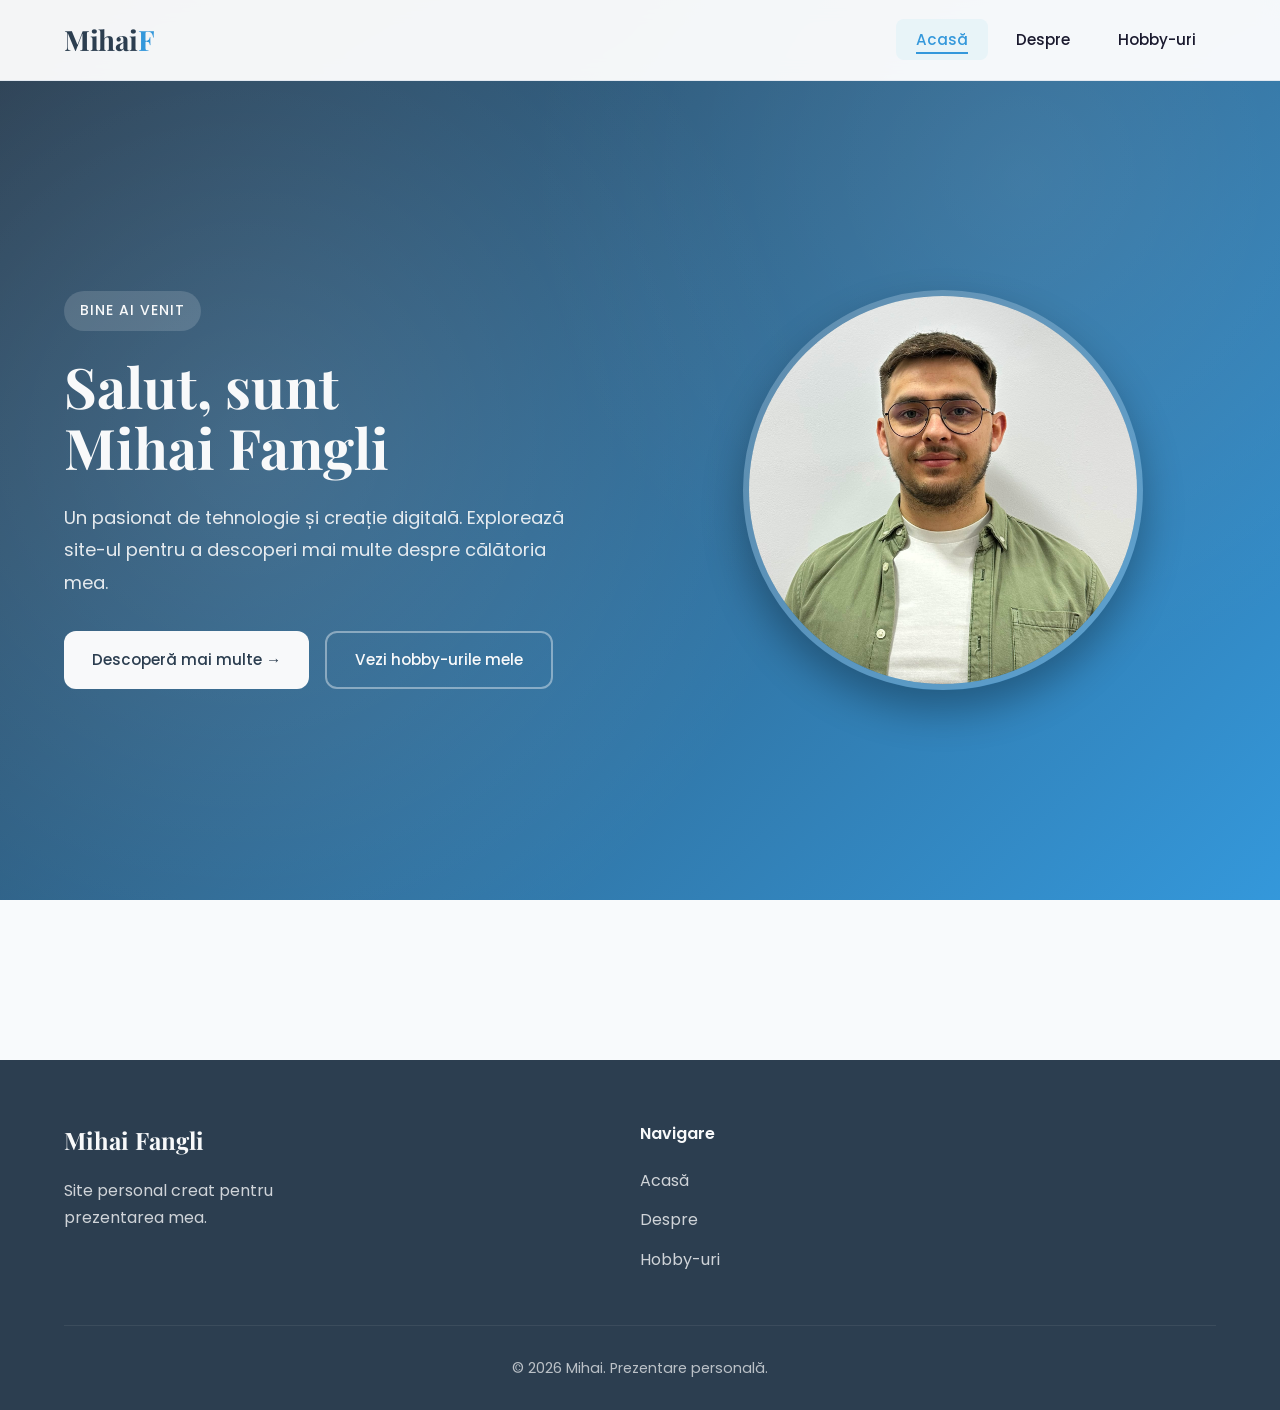
<file: index.html>
<!DOCTYPE html>
<html lang="ro">
<head>
    <meta charset="UTF-8">
    <meta name="viewport" content="width=device-width, initial-scale=1.0">
    <title>Site Personal | Acasă</title>
    <link rel="preconnect" href="https://fonts.googleapis.com">
    <link rel="preconnect" href="https://fonts.gstatic.com" crossorigin>
    <link href="https://fonts.googleapis.com/css2?family=Playfair+Display:wght@400;600;700&family=Poppins:wght@300;400;500;600&display=swap" rel="stylesheet">
    <link rel="stylesheet" href="style.css">
</head>
<body>

    <!-- Navigation -->
    <nav class="navbar">
        <div class="nav-container">
            <a href="index.html" class="logo">Mihai<span>F</span></a>

            <ul class="nav-menu">
                <li><a href="index.html" class="nav-link active">Acasă</a></li>
                <li><a href="about.html" class="nav-link">Despre</a></li>
                <li><a href="hobbies.html" class="nav-link">Hobby-uri</a></li>
            </ul>

            <button class="hamburger" aria-label="Meniu">
                <span></span>
                <span></span>
                <span></span>
            </button>
        </div>
    </nav>

    <!-- Hero Section -->
    <section class="hero">
        <div class="hero-bg"></div>
        <div class="hero-pattern"></div>

        <div class="container hero-content">
            <div class="hero-text">
                <span class="hero-subtitle">Bine ai venit</span>
                <h1 class="hero-title">Salut, sunt<br>Mihai Fangli</h1>

                <p class="hero-description">
                    Un pasionat de tehnologie și creație digitală.
                    Explorează site-ul pentru a descoperi mai multe despre călătoria mea.
                </p>

                <div class="hero-buttons">
                    <a href="about.html" class="btn btn-primary">Descoperă mai multe →</a>
                    <a href="hobbies.html" class="btn btn-outline">Vezi hobby-urile mele</a>
                </div>
            </div>

            <div class="hero-image">
                <div class="hero-img-container">
                    <!-- AICI ESTE IMAGINEA TA -->
                    <img src="img/mihai.jpg" alt="Mihai Fangli">
                </div>
            </div>
        </div>
    </section>

    <!-- Stats Section (goală sau o poți șterge complet) -->
    <section class="stats"></section>

    <!-- Footer -->
    <footer class="footer">
        <div class="container">

            <div class="footer-content">
                <div class="footer-brand">
                    <h3>Mihai Fangli</h3>
                    <p>Site personal creat pentru prezentarea mea.</p>
                </div>

                <div class="footer-nav">
                    <h4 class="footer-title">Navigare</h4>
                    <ul class="footer-links">
                        <li><a href="index.html">Acasă</a></li>
                        <li><a href="about.html">Despre</a></li>
                        <li><a href="hobbies.html">Hobby-uri</a></li>
                    </ul>
                </div>
            </div>

            <div class="footer-bottom">
                <p>&copy; 2026 Mihai. Prezentare personală.</p>
            </div>

        </div>
    </footer>

    <script src="script.js"></script>
</body>
</html>
</file>
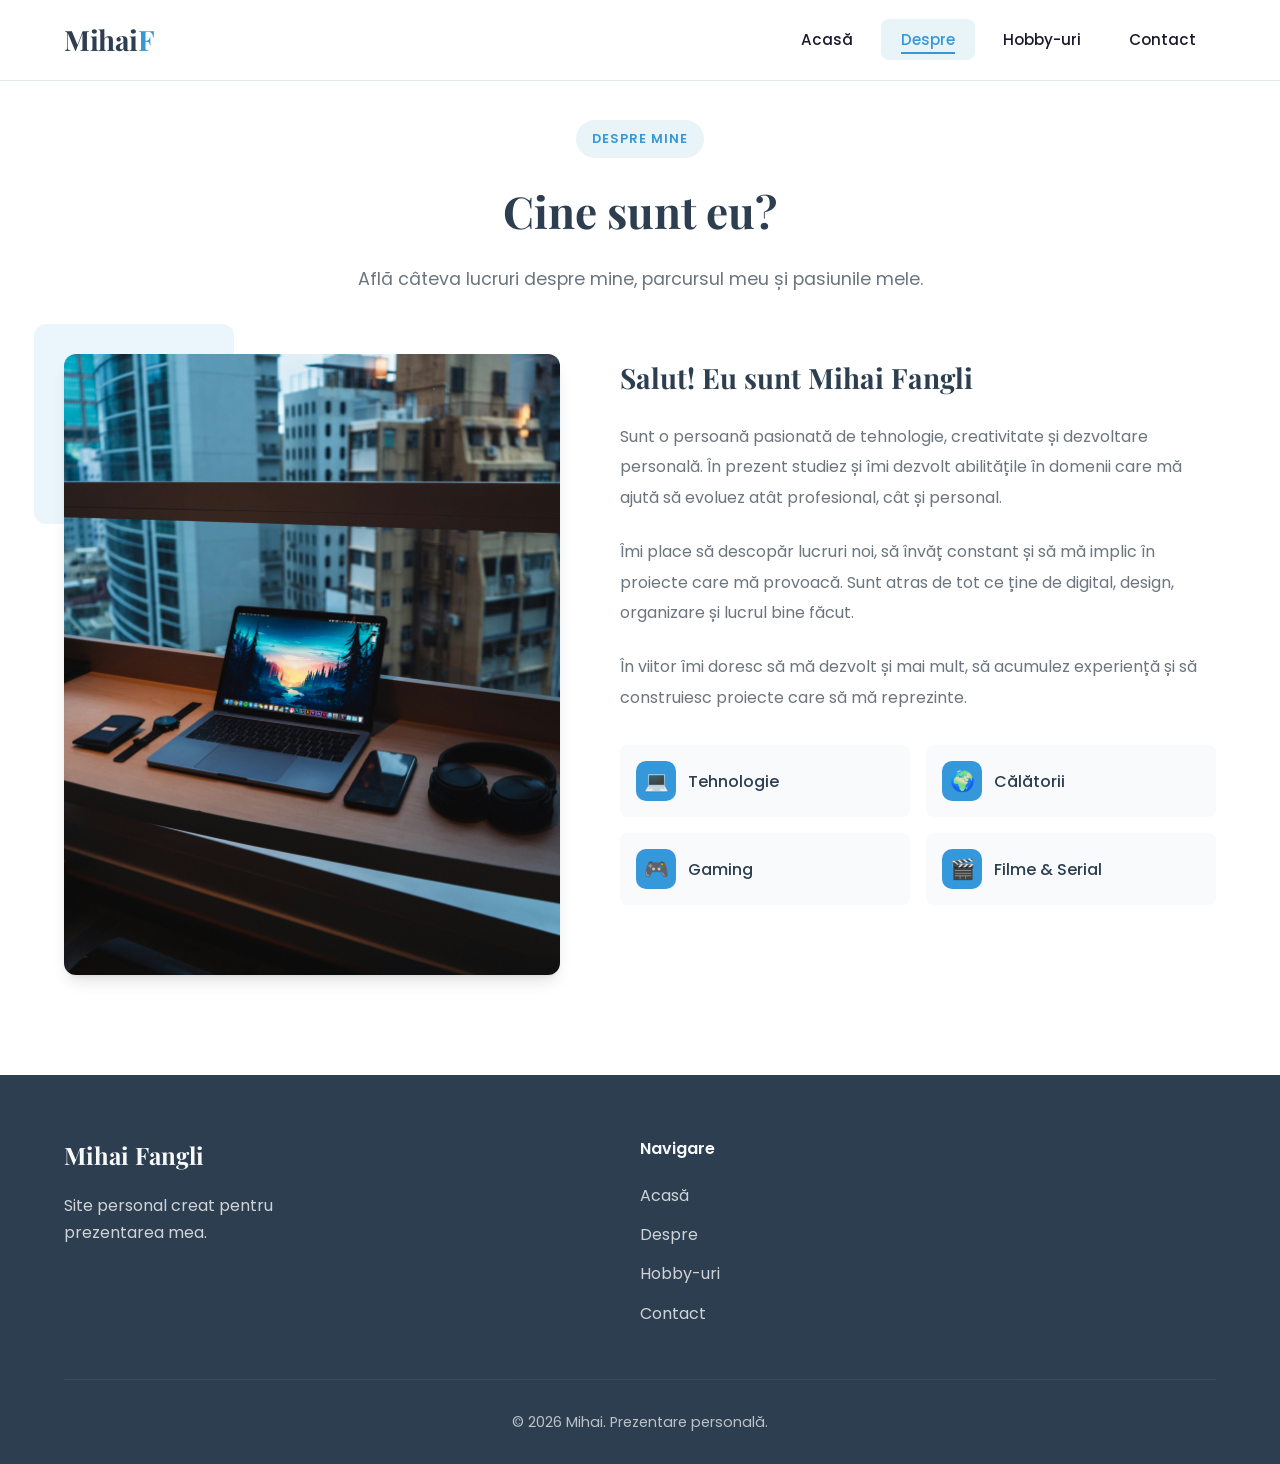
<file: about.html>
<!DOCTYPE html>
<html lang="ro">
<head>
    <meta charset="UTF-8">
    <meta name="viewport" content="width=device-width, initial-scale=1.0">
    <title>Site Personal | Despre</title>
    <link rel="preconnect" href="https://fonts.googleapis.com">
    <link rel="preconnect" href="https://fonts.gstatic.com" crossorigin>
    <link href="https://fonts.googleapis.com/css2?family=Playfair+Display:wght@400;600;700&family=Poppins:wght@300;400;500;600&display=swap" rel="stylesheet">
     <link rel="stylesheet" href="css/style.css">
</head>
<body>

    <!-- Navigation -->
    <nav class="navbar">
        <div class="nav-container">
            <a href="index.html" class="logo">Mihai<span>F</span></a>
            <ul class="nav-menu">
                <li><a href="index.html" class="nav-link">Acasă</a></li>
                <li><a href="about.html" class="nav-link active">Despre</a></li>
                <li><a href="hobbies.html" class="nav-link">Hobby-uri</a></li>
                <li><a href="contact.html" class="nav-link">Contact</a></li>
            </ul>
            <button class="hamburger" aria-label="Meniu">
                <span></span>
                <span></span>
                <span></span>
            </button>
        </div>
    </nav>

    <!-- About Section -->
    <section class="section" style="padding-top: 120px;">
        <div class="container">
            <div class="section-header">
                <span class="section-label">Despre mine</span>
                <h2 class="section-title">Cine sunt eu?</h2>
                <p class="section-description">
                    Află câteva lucruri despre mine, parcursul meu și pasiunile mele.
                </p>
            </div>

            <div class="about-content">
                <div class="about-image">
                    <div class="about-decoration"></div>
                    <div class="about-img-wrapper">
                        <!-- AICI PUI IMAGINEA TA -->
                        <img src="img/despre.jpg" alt="Mihai Fangli">
                    </div>
                </div>

                <div class="about-text">
                    <h3>Salut! Eu sunt Mihai Fangli</h3>
                    <p>
                        Sunt o persoană pasionată de tehnologie, creativitate și dezvoltare personală.
                        În prezent studiez și îmi dezvolt abilitățile în domenii care mă ajută să evoluez
                        atât profesional, cât și personal.
                    </p>

                    <p>
                        Îmi place să descopăr lucruri noi, să învăț constant și să mă implic în proiecte
                        care mă provoacă. Sunt atras de tot ce ține de digital, design, organizare și
                        lucrul bine făcut.
                    </p>

                    <p>
                        În viitor îmi doresc să mă dezvolt și mai mult, să acumulez experiență și să
                        construiesc proiecte care să mă reprezinte.
                    </p>

                    <div class="skills-list">
                        <div class="skill-item">
                            <div class="skill-icon">💻</div>
                            <span class="skill-name">Tehnologie</span>
                        </div>
                        <div class="skill-item">
                            <div class="skill-icon">🌍</div>
                            <span class="skill-name">Călătorii</span>
                        </div>
                        <div class="skill-item">
                            <div class="skill-icon">🎮</div>
                            <span class="skill-name">Gaming</span>
                        </div>
                        <div class="skill-item">
                            <div class="skill-icon">🎬</div>
                            <span class="skill-name">Filme & Serial</span>
                        </div>
                    </div>
                </div>
            </div>

        </div>
    </section>

    <!-- Footer -->
    <footer class="footer">
        <div class="container">
            <div class="footer-content">
                <div class="footer-brand">
                    <h3>Mihai Fangli</h3>
                    <p>Site personal creat pentru prezentarea mea.</p>
                </div>

                <div class="footer-nav">
                    <h4 class="footer-title">Navigare</h4>
                    <ul class="footer-links">
                        <li><a href="index.html">Acasă</a></li>
                        <li><a href="about.html">Despre</a></li>
                        <li><a href="hobbies.html">Hobby-uri</a></li>
                        <li><a href="contact.html">Contact</a></li>
                    </ul>
                </div>
            </div>

            <div class="footer-bottom">
                <p>&copy; 2026 Mihai. Prezentare personală.</p>
            </div>
        </div>
    </footer>

    <script src="js/script.js"></script>
</body>
</html>
</file>
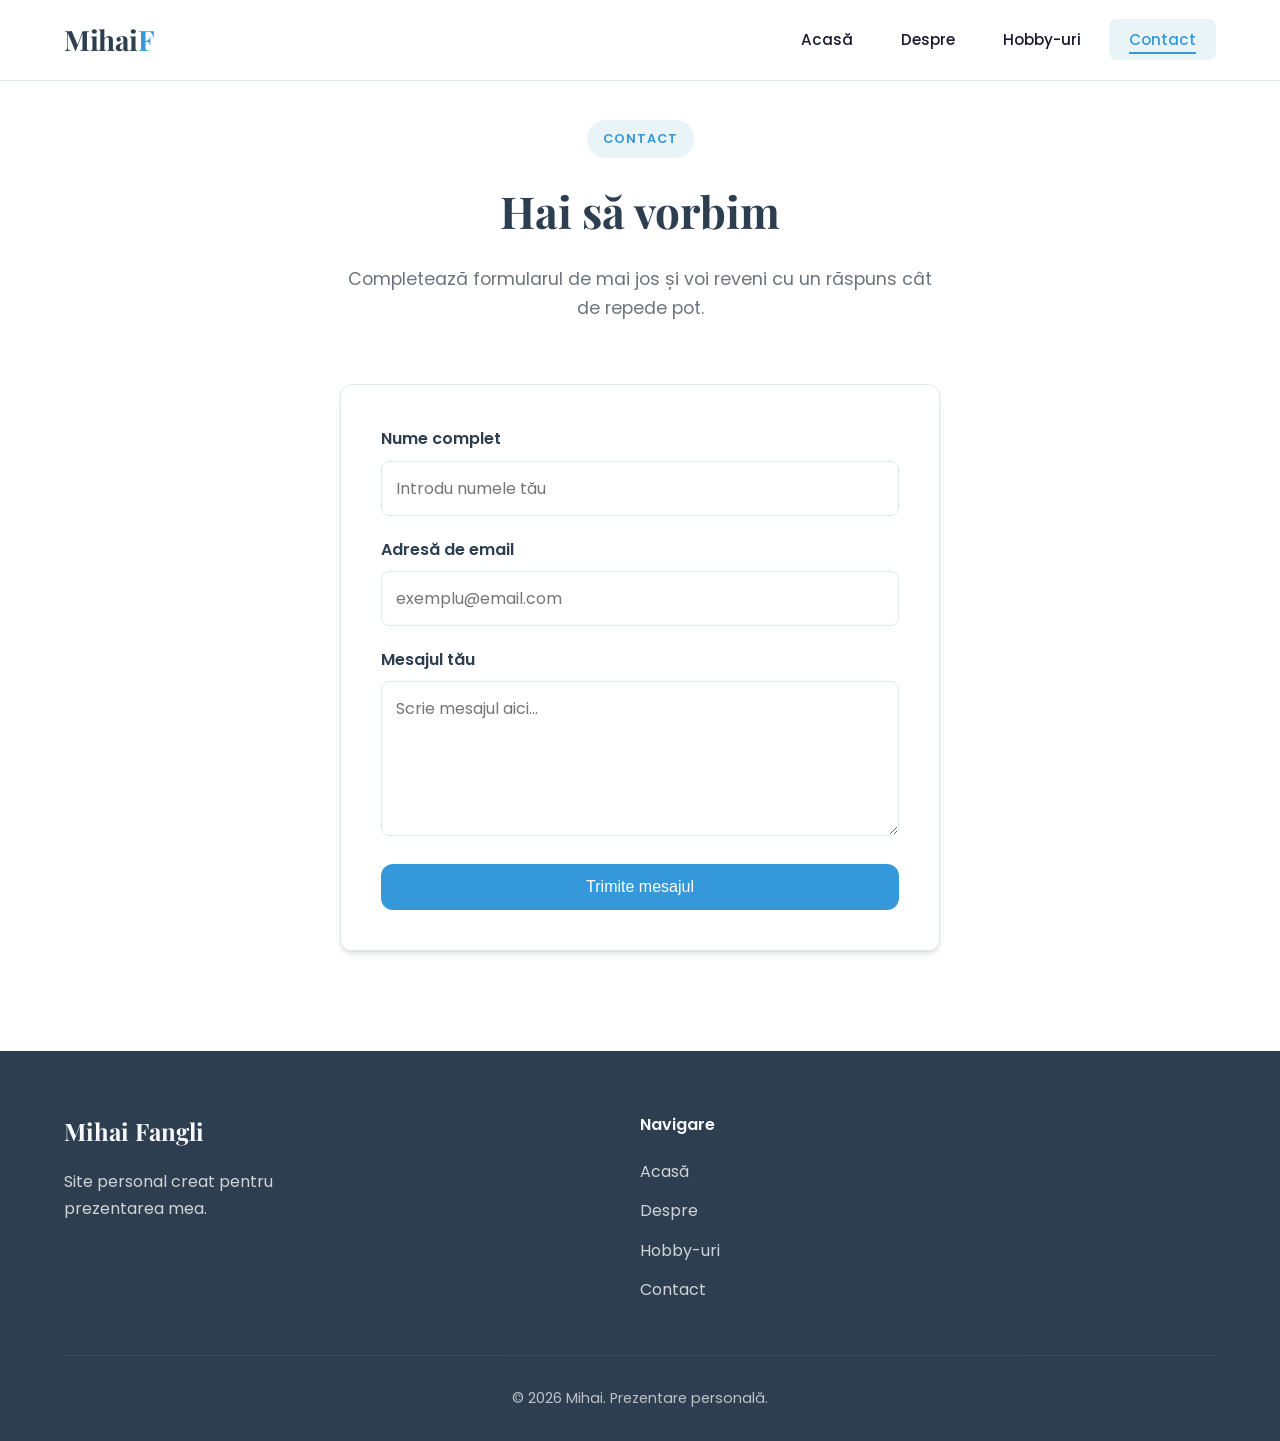
<file: contact.html>
<!DOCTYPE html>
<html lang="ro">
<head>
    <meta charset="UTF-8">
    <meta name="viewport" content="width=device-width, initial-scale=1.0">
    <title>Site Personal | Contact</title>

    <!-- Fonturi -->
    <link rel="preconnect" href="https://fonts.googleapis.com">
    <link rel="preconnect" href="https://fonts.gstatic.com" crossorigin>
    <link href="https://fonts.googleapis.com/css2?family=Playfair+Display:wght@400;600;700&family=Poppins:wght@300;400;500;600&display=swap" rel="stylesheet">

   
    <link rel="stylesheet" href="css/style.css">
</head>
<body>

    <!-- Navigation -->
    <nav class="navbar">
        <div class="nav-container">
            <a href="index.html" class="logo">Mihai<span>F</span></a>

            <ul class="nav-menu">
                <li><a href="index.html" class="nav-link">Acasă</a></li>
                <li><a href="about.html" class="nav-link">Despre</a></li>
                <li><a href="hobbies.html" class="nav-link">Hobby-uri</a></li>
                <li><a href="contact.html" class="nav-link active">Contact</a></li>
            </ul>

            <button class="hamburger" aria-label="Meniu">
                <span></span>
                <span></span>
                <span></span>
            </button>
        </div>
    </nav>

    <!-- Contact Section -->
    <section class="section" style="padding-top:120px;">
        <div class="container">

            <div class="section-header">
                <span class="section-label">Contact</span>
                <h2 class="section-title">Hai să vorbim</h2>
                <p class="section-description">
                    Completează formularul de mai jos și voi reveni cu un răspuns cât de repede pot.
                </p>
            </div>

            <form id="contact-form" class="contact-form">
                <label for="name">Nume complet</label>
                <input type="text" id="name" name="name" placeholder="Introdu numele tău">

                <label for="email">Adresă de email</label>
                <input type="email" id="email" name="email" placeholder="exemplu@email.com">

                <label for="message">Mesajul tău</label>
                <textarea id="message" name="message" rows="5" placeholder="Scrie mesajul aici..."></textarea>

                <button type="submit">Trimite mesajul</button>
            </form>

        </div>
    </section>

    <!-- Footer -->
    <footer class="footer">
        <div class="container">

            <div class="footer-content">
                <div class="footer-brand">
                    <h3>Mihai Fangli</h3>
                    <p>Site personal creat pentru prezentarea mea.</p>
                </div>

                <div class="footer-nav">
                    <h4 class="footer-title">Navigare</h4>
                    <ul class="footer-links">
                        <li><a href="index.html">Acasă</a></li>
                        <li><a href="about.html">Despre</a></li>
                        <li><a href="hobbies.html">Hobby-uri</a></li>
                        <li><a href="contact.html">Contact</a></li>
                    </ul>
                </div>
            </div>

            <div class="footer-bottom">
                <p>&copy; 2026 Mihai. Prezentare personală.</p>
            </div>

        </div>
    </footer>

   
    <script src="js/script.js"></script>
</body>
</html>
</file>
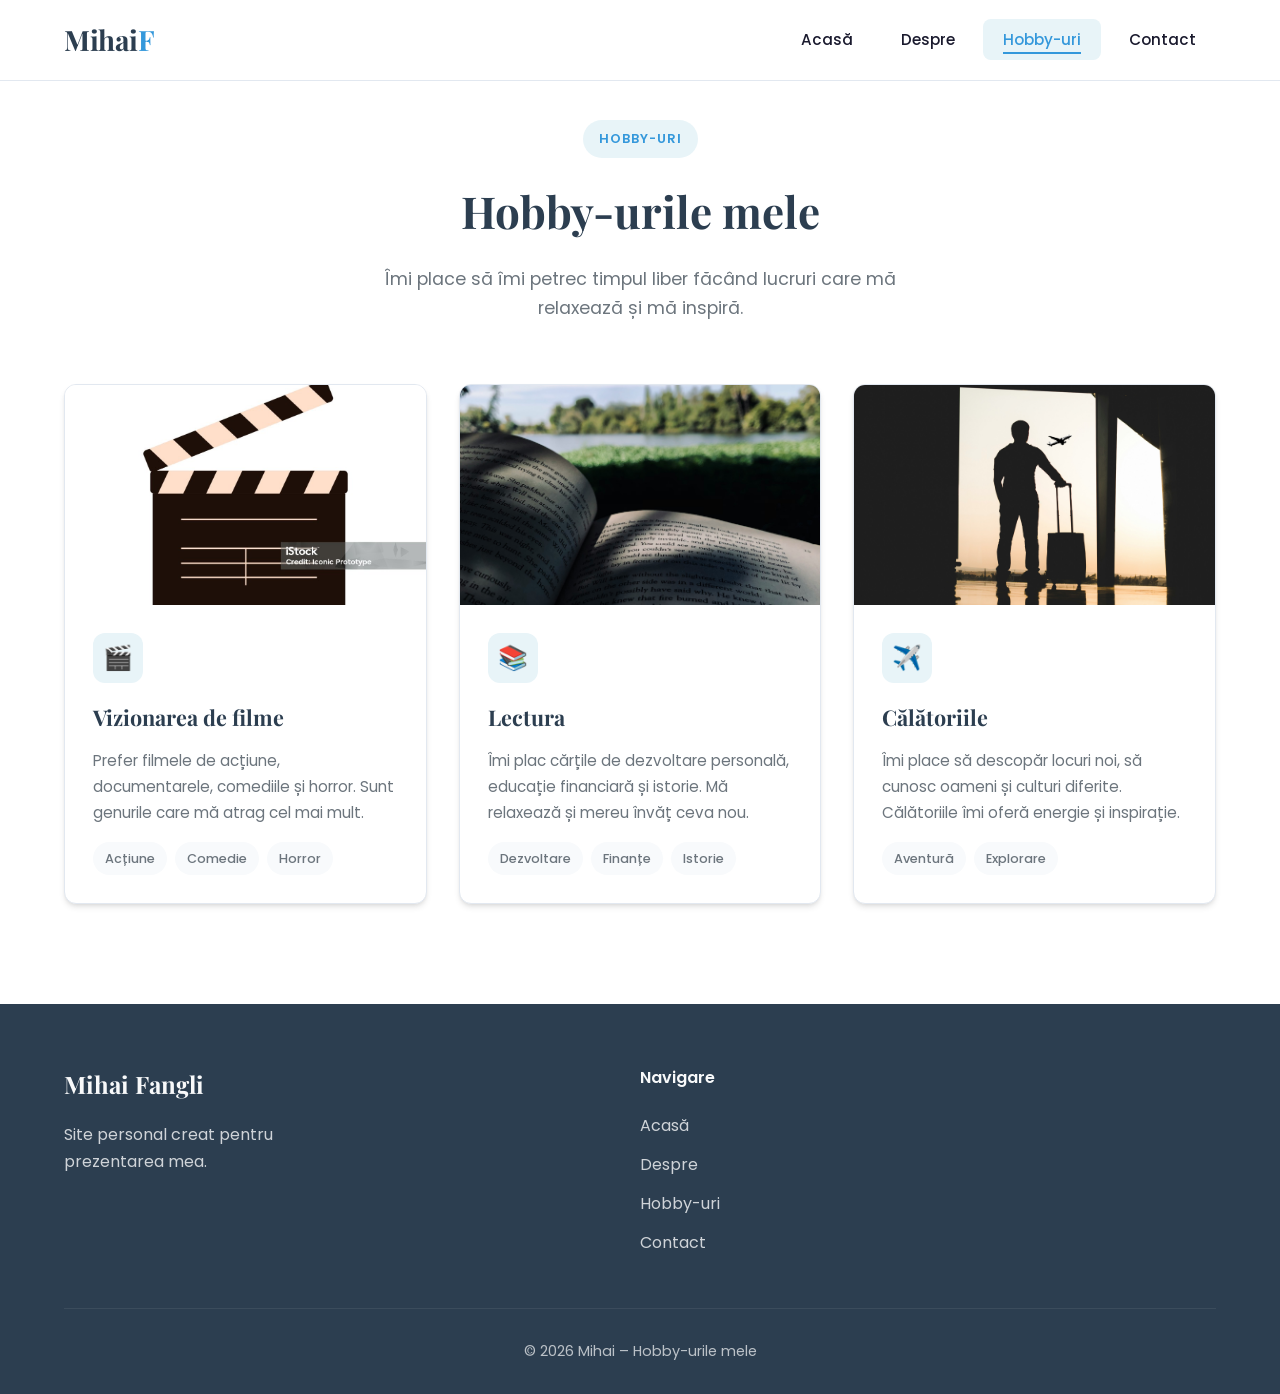
<file: hobbies.html>
<!DOCTYPE html>
<html lang="ro">
<head>
    <meta charset="UTF-8">
    <meta name="viewport" content="width=device-width, initial-scale=1.0">
    <title>Site Personal | Hobby-uri</title>

    <!-- Fonturi Bolt -->
    <link rel="preconnect" href="https://fonts.googleapis.com">
    <link rel="preconnect" href="https://fonts.gstatic.com" crossorigin>
    <link href="https://fonts.googleapis.com/css2?family=Playfair+Display:wght@400;600;700&family=Poppins:wght@300;400;500;600&display=swap" rel="stylesheet">

      <link rel="stylesheet" href="css/style.css">
</head>

<body>

    <!-- Navigation Bolt -->
    <nav class="navbar">
        <div class="nav-container">
            <a href="index.html" class="logo">Mihai<span>F</span></a>
            <ul class="nav-menu">
                <li><a href="index.html" class="nav-link">Acasă</a></li>
                <li><a href="about.html" class="nav-link">Despre</a></li>
                <li><a href="hobbies.html" class="nav-link active">Hobby-uri</a></li>
                <li><a href="contact.html" class="nav-link">Contact</a></li>
                
                
            </ul>
            <button class="hamburger" aria-label="Meniu">
                <span></span>
                <span></span>
                <span></span>
            </button>
        </div>
    </nav>

    <!-- Hobbies Section -->
    <section class="section" style="padding-top: 120px;">
        <div class="container">

            <div class="section-header">
                <span class="section-label">Hobby-uri</span>
                <h2 class="section-title">Hobby-urile mele</h2>
                <p class="section-description">
                    Îmi place să îmi petrec timpul liber făcând lucruri care mă relaxează și mă inspiră.
                </p>
            </div>

            <div class="hobbies-grid">

                <!-- Hobby 1: Filme -->
                <div class="hobby-card">
                    <div class="hobby-image">
                        <img src="img/hobby1.jpg" alt="Filme">
                    </div>
                    <div class="hobby-content">
                        <div class="hobby-icon">🎬</div>
                        <h3 class="hobby-title">Vizionarea de filme</h3>
                        <p class="hobby-description">
                            Prefer filmele de acțiune, documentarele, comediile și horror. Sunt genurile care mă atrag cel mai mult.
                        </p>
                        <div class="hobby-tags">
                            <span class="hobby-tag">Acțiune</span>
                            <span class="hobby-tag">Comedie</span>
                            <span class="hobby-tag">Horror</span>
                        </div>
                    </div>
                </div>

                <!-- Hobby 2: Lectură -->
                <div class="hobby-card">
                    <div class="hobby-image">
                        <img src="img/hobby2.jpg" alt="Lectură">
                    </div>
                    <div class="hobby-content">
                        <div class="hobby-icon">📚</div>
                        <h3 class="hobby-title">Lectura</h3>
                        <p class="hobby-description">
                            Îmi plac cărțile de dezvoltare personală, educație financiară și istorie. Mă relaxează și mereu învăț ceva nou.
                        </p>
                        <div class="hobby-tags">
                            <span class="hobby-tag">Dezvoltare</span>
                            <span class="hobby-tag">Finanțe</span>
                            <span class="hobby-tag">Istorie</span>
                        </div>
                    </div>
                </div>

                <!-- Hobby 3: Călătorii -->
                <div class="hobby-card">
                    <div class="hobby-image">
                        <img src="img/hobby3.jpg" alt="Călătorii">
                    </div>
                    <div class="hobby-content">
                        <div class="hobby-icon">✈️</div>
                        <h3 class="hobby-title">Călătoriile</h3>
                        <p class="hobby-description">
                            Îmi place să descopăr locuri noi, să cunosc oameni și culturi diferite. Călătoriile îmi oferă energie și inspirație.
                        </p>
                        <div class="hobby-tags">
                            <span class="hobby-tag">Aventură</span>
                            <span class="hobby-tag">Explorare</span>
                        </div>
                    </div>
                </div>

            </div>
        </div>
    </section>

    <!-- Footer Bolt -->
    <footer class="footer">
        <div class="container">
            <div class="footer-content">
                <div class="footer-brand">
                    <h3>Mihai Fangli</h3>
                    <p>Site personal creat pentru prezentarea mea.</p>
                </div>

                <div class="footer-nav">
                    <h4 class="footer-title">Navigare</h4>
                    <ul class="footer-links">
                        <li><a href="index.html">Acasă</a></li>
                        <li><a href="about.html">Despre</a></li>
                        <li><a href="hobbies.html">Hobby-uri</a></li>
                        <li><a href="contact.html">Contact</a></li>
                    </ul>
                </div>
            </div>

            <div class="footer-bottom">
                <p>&copy; 2026 Mihai – Hobby-urile mele</p>
            </div>
        </div>
    </footer>

    <script src="js/script.js"></script> 
</body>
</html>
</file>
<file: style.css>
/* ===== CSS Variables & Reset ===== */
:root {
  --primary: #2c3e50;
  --primary-light: #3d5a73;
  --secondary: #e8f4f8;
  --accent: #3498db;
  --accent-hover: #2980b9;
  --text-dark: #1a1a2e;
  --text-light: #f8f9fa;
  --text-muted: #6c757d;
  --bg-light: #ffffff;
  --bg-section: #f8fafc;
  --border: #e2e8f0;
  --shadow: 0 4px 6px -1px rgba(0, 0, 0, 0.1), 0 2px 4px -2px rgba(0, 0, 0, 0.1);
  --shadow-lg: 0 10px 15px -3px rgba(0, 0, 0, 0.1), 0 4px 6px -4px rgba(0, 0, 0, 0.1);
  --radius: 12px;
  --radius-sm: 8px;
  --transition: 0.3s ease;

  --font-heading: 'Playfair Display', Georgia, serif;
  --font-body: 'Poppins', -apple-system, BlinkMacSystemFont, sans-serif;
}

*, *::before, *::after {
  box-sizing: border-box;
  margin: 0;
  padding: 0;
}

html {
  scroll-behavior: smooth;
}

body {
  font-family: var(--font-body);
  font-weight: 400;
  line-height: 1.7;
  color: var(--text-dark);
  background-color: var(--bg-light);
  min-height: 100vh;
}

img {
  max-width: 100%;
  height: auto;
  display: block;
}

a {
  text-decoration: none;
  color: inherit;
}

ul {
  list-style: none;
}

/* ===== Layout ===== */
.container {
  width: 100%;
  max-width: 1200px;
  margin: 0 auto;
  padding: 0 24px;
}

/* ===== Navigation ===== */
.navbar {
  position: fixed;
  top: 0;
  left: 0;
  right: 0;
  background: rgba(255, 255, 255, 0.95);
  backdrop-filter: blur(10px);
  border-bottom: 1px solid var(--border);
  z-index: 1000;
  transition: var(--transition);
}

.navbar.scrolled {
  box-shadow: var(--shadow);
}

.nav-container {
  display: flex;
  justify-content: space-between;
  align-items: center;
  padding: 16px 24px;
  max-width: 1200px;
  margin: 0 auto;
}

.logo {
  font-family: var(--font-heading);
  font-size: 1.75rem;
  font-weight: 700;
  color: var(--primary);
  letter-spacing: -0.5px;
}

.logo span {
  color: var(--accent);
}

.nav-menu {
  display: flex;
  gap: 8px;
}

.nav-link {
  padding: 10px 20px;
  font-weight: 500;
  font-size: 0.95rem;
  color: var(--text-dark);
  border-radius: var(--radius-sm);
  transition: var(--transition);
  position: relative;
}

.nav-link::after {
  content: '';
  position: absolute;
  bottom: 6px;
  left: 20px;
  right: 20px;
  height: 2px;
  background: var(--accent);
  transform: scaleX(0);
  transition: transform 0.3s ease;
}

.nav-link:hover {
  color: var(--accent);
}

.nav-link:hover::after,
.nav-link.active::after {
  transform: scaleX(1);
}

.nav-link.active {
  color: var(--accent);
  background: var(--secondary);
}

.hamburger {
  display: none;
  flex-direction: column;
  gap: 5px;
  padding: 8px;
  background: none;
  border: none;
  cursor: pointer;
}

.hamburger span {
  display: block;
  width: 24px;
  height: 2px;
  background: var(--primary);
  border-radius: 2px;
  transition: var(--transition);
}

/* ===== Hero Section ===== */
.hero {
  min-height: 100vh;
  display: flex;
  align-items: center;
  position: relative;
  overflow: hidden;
  padding-top: 80px;
}

.hero-bg {
  position: absolute;
  inset: 0;
  background: linear-gradient(135deg, var(--primary) 0%, var(--accent) 100%);
  z-index: -2;
}

.hero-pattern {
  position: absolute;
  inset: 0;
  background-image:
    radial-gradient(circle at 20% 50%, rgba(255,255,255,0.1) 0%, transparent 50%),
    radial-gradient(circle at 80% 20%, rgba(255,255,255,0.08) 0%, transparent 40%);
  z-index: -1;
}

.hero-content {
  display: grid;
  grid-template-columns: 1fr 1fr;
  gap: 60px;
  align-items: center;
}

.hero-text {
  color: var(--text-light);
}

.hero-subtitle {
  display: inline-block;
  padding: 8px 16px;
  background: rgba(255, 255, 255, 0.15);
  border-radius: 100px;
  font-size: 0.875rem;
  font-weight: 500;
  letter-spacing: 1px;
  text-transform: uppercase;
  margin-bottom: 24px;
}

.hero-title {
  font-family: var(--font-heading);
  font-size: 3.5rem;
  font-weight: 700;
  line-height: 1.1;
  margin-bottom: 24px;
  color: var(--text-light);
}

.hero-description {
  font-size: 1.125rem;
  line-height: 1.8;
  opacity: 0.9;
  margin-bottom: 32px;
  max-width: 500px;
}

.hero-buttons {
  display: flex;
  gap: 16px;
  flex-wrap: wrap;
}

.btn {
  display: inline-flex;
  align-items: center;
  gap: 8px;
  padding: 14px 28px;
  font-family: var(--font-body);
  font-size: 0.95rem;
  font-weight: 500;
  border-radius: var(--radius);
  cursor: pointer;
  transition: var(--transition);
  border: none;
}

.btn-primary {
  background: var(--text-light);
  color: var(--primary);
}

.btn-primary:hover {
  background: var(--secondary);
  transform: translateY(-2px);
  box-shadow: var(--shadow-lg);
}

.btn-outline {
  background: transparent;
  color: var(--text-light);
  border: 2px solid rgba(255, 255, 255, 0.4);
}

.btn-outline:hover {
  background: rgba(255, 255, 255, 0.1);
  border-color: rgba(255, 255, 255, 0.6);
}

.hero-image {
  display: flex;
  justify-content: center;
  align-items: center;
}

.hero-img-container {
  position: relative;
  width: 400px;
  height: 400px;
  border-radius: 50%;
  overflow: hidden;
  border: 6px solid rgba(255, 255, 255, 0.2);
  box-shadow: 0 20px 40px rgba(0, 0, 0, 0.3);
}

.hero-img-container img {
  width: 100%;
  height: 100%;
  object-fit: cover;
}

/* ===== Stats Section ===== */
.stats {
  background: var(--bg-section);
  padding: 80px 0;
}

.stats-grid {
  display: grid;
  grid-template-columns: repeat(4, 1fr);
  gap: 32px;
  text-align: center;
}

.stat-item {
  padding: 32px;
}

.stat-number {
  font-family: var(--font-heading);
  font-size: 3rem;
  font-weight: 700;
  color: var(--accent);
  margin-bottom: 8px;
}

.stat-label {
  font-size: 0.95rem;
  color: var(--text-muted);
  font-weight: 500;
}

/* ===== Section Styles ===== */
.section {
  padding: 100px 0;
}

.section-header {
  text-align: center;
  margin-bottom: 60px;
}

.section-label {
  display: inline-block;
  padding: 8px 16px;
  background: var(--secondary);
  color: var(--accent);
  border-radius: 100px;
  font-size: 0.8rem;
  font-weight: 600;
  letter-spacing: 1px;
  text-transform: uppercase;
  margin-bottom: 16px;
}

.section-title {
  font-family: var(--font-heading);
  font-size: 2.75rem;
  font-weight: 700;
  color: var(--primary);
  margin-bottom: 16px;
}

.section-description {
  font-size: 1.1rem;
  color: var(--text-muted);
  max-width: 600px;
  margin: 0 auto;
}

/* ===== About Page ===== */
.about-content {
  display: grid;
  grid-template-columns: 1fr 1.2fr;
  gap: 60px;
  align-items: start;
}

.about-image {
  position: relative;
}

.about-img-wrapper {
  position: relative;
  border-radius: var(--radius);
  overflow: hidden;
  box-shadow: var(--shadow-lg);
}

.about-img-wrapper img {
  width: 100%;
  transition: transform 0.5s ease;
}

.about-img-wrapper:hover img {
  transform: scale(1.05);
}

.about-decoration {
  position: absolute;
  width: 200px;
  height: 200px;
  background: var(--accent);
  opacity: 0.1;
  border-radius: var(--radius);
  top: -30px;
  left: -30px;
  z-index: -1;
}

.about-text h3 {
  font-family: var(--font-heading);
  font-size: 1.75rem;
  color: var(--primary);
  margin-bottom: 20px;
}

.about-text p {
  color: var(--text-muted);
  margin-bottom: 24px;
  line-height: 1.9;
}

.skills-list {
  display: grid;
  grid-template-columns: repeat(2, 1fr);
  gap: 16px;
  margin-top: 32px;
}

.skill-item {
  display: flex;
  align-items: center;
  gap: 12px;
  padding: 16px;
  background: var(--bg-section);
  border-radius: var(--radius-sm);
  transition: var(--transition);
}

.skill-item:hover {
  background: var(--secondary);
  transform: translateX(4px);
}

.skill-icon {
  width: 40px;
  height: 40px;
  display: flex;
  align-items: center;
  justify-content: center;
  background: var(--accent);
  color: white;
  border-radius: 10px;
  font-size: 1.25rem;
}

.skill-name {
  font-weight: 500;
  color: var(--primary);
}

/* ===== Timeline ===== */
.timeline {
  position: relative;
  max-width: 800px;
  margin: 60px auto 0;
}

.timeline::before {
  content: '';
  position: absolute;
  left: 50%;
  transform: translateX(-50%);
  top: 0;
  bottom: 0;
  width: 2px;
  background: var(--border);
}

.timeline-item {
  position: relative;
  padding: 20px 0;
}

.timeline-item:nth-child(odd) {
  padding-right: calc(50% + 40px);
  text-align: right;
}

.timeline-item:nth-child(even) {
  padding-left: calc(50% + 40px);
}

.timeline-dot {
  position: absolute;
  left: 50%;
  transform: translateX(-50%);
  width: 16px;
  height: 16px;
  background: var(--accent);
  border-radius: 50%;
  border: 4px solid var(--bg-light);
  box-shadow: 0 0 0 4px var(--secondary);
}

.timeline-content {
  background: var(--bg-light);
  padding: 24px;
  border-radius: var(--radius);
  box-shadow: var(--shadow);
  border: 1px solid var(--border);
}

.timeline-date {
  font-size: 0.85rem;
  color: var(--accent);
  font-weight: 600;
  margin-bottom: 8px;
}

.timeline-title {
  font-family: var(--font-heading);
  font-size: 1.25rem;
  color: var(--primary);
  margin-bottom: 8px;
}

.timeline-text {
  font-size: 0.95rem;
  color: var(--text-muted);
}

/* ===== Hobbies Page ===== */
.hobbies-grid {
  display: grid;
  grid-template-columns: repeat(3, 1fr);
  gap: 32px;
}

.hobby-card {
  background: var(--bg-light);
  border-radius: var(--radius);
  overflow: hidden;
  box-shadow: var(--shadow);
  transition: var(--transition);
  border: 1px solid var(--border);
}

.hobby-card:hover {
  transform: translateY(-8px);
  box-shadow: var(--shadow-lg);
}

.hobby-image {
  height: 220px;
  overflow: hidden;
}

.hobby-image img {
  width: 100%;
  height: 100%;
  object-fit: cover;
  transition: transform 0.5s ease;
}

.hobby-card:hover .hobby-image img {
  transform: scale(1.1);
}

.hobby-content {
  padding: 28px;
}

.hobby-icon {
  width: 50px;
  height: 50px;
  display: flex;
  align-items: center;
  justify-content: center;
  background: var(--secondary);
  color: var(--accent);
  border-radius: 12px;
  font-size: 1.5rem;
  margin-bottom: 16px;
}

.hobby-title {
  font-family: var(--font-heading);
  font-size: 1.35rem;
  color: var(--primary);
  margin-bottom: 12px;
}

.hobby-description {
  font-size: 0.95rem;
  color: var(--text-muted);
  line-height: 1.7;
  margin-bottom: 16px;
}

.hobby-tags {
  display: flex;
  flex-wrap: wrap;
  gap: 8px;
}

.hobby-tag {
  padding: 6px 12px;
  background: var(--bg-section);
  color: var(--text-muted);
  border-radius: 100px;
  font-size: 0.8rem;
  font-weight: 500;
}

/* ===== Quote Section ===== */
.quote-section {
  background: linear-gradient(135deg, var(--primary) 0%, var(--primary-light) 100%);
  padding: 100px 0;
  text-align: center;
}

.quote-content {
  max-width: 800px;
  margin: 0 auto;
  color: var(--text-light);
}

.quote-icon {
  font-size: 4rem;
  opacity: 0.2;
  margin-bottom: 24px;
}

.quote-text {
  font-family: var(--font-heading);
  font-size: 2rem;
  font-style: italic;
  line-height: 1.5;
  margin-bottom: 24px;
}

.quote-author {
  font-size: 1rem;
  opacity: 0.8;
}

/* ===== Footer ===== */
.footer {
  background: var(--primary);
  color: var(--text-light);
  padding: 60px 0 30px;
}

.footer-content {
  display: grid;
  grid-template-columns: 2fr 1fr 1fr;
  gap: 60px;
  margin-bottom: 40px;
}

.footer-brand h3 {
  font-family: var(--font-heading);
  font-size: 1.5rem;
  margin-bottom: 16px;
}

.footer-brand p {
  opacity: 0.8;
  line-height: 1.7;
  max-width: 300px;
}

.footer-title {
  font-weight: 600;
  margin-bottom: 20px;
  font-size: 1rem;
}

.footer-links li {
  margin-bottom: 12px;
}

.footer-links a {
  opacity: 0.8;
  transition: var(--transition);
}

.footer-links a:hover {
  opacity: 1;
  color: var(--accent);
}

.social-links {
  display: flex;
  gap: 12px;
}

.social-link {
  width: 40px;
  height: 40px;
  display: flex;
  align-items: center;
  justify-content: center;
  background: rgba(255, 255, 255, 0.1);
  border-radius: 10px;
  transition: var(--transition);
  font-size: 1.1rem;
}

.social-link:hover {
  background: var(--accent);
  transform: translateY(-2px);
}

.footer-bottom {
  text-align: center;
  padding-top: 30px;
  border-top: 1px solid rgba(255, 255, 255, 0.1);
  opacity: 0.7;
  font-size: 0.9rem;
}

/* ===== Responsive Design ===== */
@media (max-width: 1024px) {
  .hero-content {
    grid-template-columns: 1fr;
    text-align: center;
    gap: 40px;
  }

  .hero-text {
    order: 2;
  }

  .hero-image {
    order: 1;
  }

  .hero-description {
    margin: 0 auto 32px;
  }

  .hero-buttons {
    justify-content: center;
  }

  .hero-img-container {
    width: 300px;
    height: 300px;
  }

  .stats-grid {
    grid-template-columns: repeat(2, 1fr);
  }

  .about-content {
    grid-template-columns: 1fr;
  }

  .about-image {
    max-width: 400px;
    margin: 0 auto;
  }

  .hobbies-grid {
    grid-template-columns: repeat(2, 1fr);
  }

  .footer-content {
    grid-template-columns: 1fr;
    gap: 40px;
    text-align: center;
  }

  .footer-brand p {
    max-width: 100%;
  }

  .social-links {
    justify-content: center;
  }
}

@media (max-width: 768px) {
  .nav-menu {
    position: fixed;
    top: 70px;
    left: 0;
    right: 0;
    background: var(--bg-light);
    flex-direction: column;
    padding: 20px;
    gap: 8px;
    border-bottom: 1px solid var(--border);
    box-shadow: var(--shadow);
    transform: translateY(-100%);
    opacity: 0;
    visibility: hidden;
    transition: var(--transition);
  }

  .nav-menu.active {
    transform: translateY(0);
    opacity: 1;
    visibility: visible;
  }

  .hamburger {
    display: flex;
  }

  .hero-title {
    font-size: 2.5rem;
  }

  .section-title {
    font-size: 2rem;
  }

  .stats-grid {
    grid-template-columns: 1fr;
    gap: 24px;
  }

  .skills-list {
    grid-template-columns: 1fr;
  }

  .hobbies-grid {
    grid-template-columns: 1fr;
  }

  .timeline::before {
    left: 20px;
  }

  .timeline-item:nth-child(odd),
  .timeline-item:nth-child(even) {
    padding-left: 60px;
    padding-right: 0;
    text-align: left;
  }

  .timeline-dot {
    left: 20px;
  }

  .quote-text {
    font-size: 1.5rem;
  }
}

@media (max-width: 480px) {
  .hero-title {
    font-size: 2rem;
  }

  .hero-img-container {
    width: 250px;
    height: 250px;
  }

  .section {
    padding: 60px 0;
  }

  .stat-number {
    font-size: 2.5rem;
  }
}
</file>
<file: css/style.css>
/* ===== CSS Variables & Reset ===== */
:root {
  --primary: #2c3e50;
  --primary-light: #3d5a73;
  --secondary: #e8f4f8;
  --accent: #3498db;
  --accent-hover: #2980b9;
  --text-dark: #1a1a2e;
  --text-light: #f8f9fa;
  --text-muted: #6c757d;
  --bg-light: #ffffff;
  --bg-section: #f8fafc;
  --border: #e2e8f0;
  --shadow: 0 4px 6px -1px rgba(0, 0, 0, 0.1), 0 2px 4px -2px rgba(0, 0, 0, 0.1);
  --shadow-lg: 0 10px 15px -3px rgba(0, 0, 0, 0.1), 0 4px 6px -4px rgba(0, 0, 0, 0.1);
  --radius: 12px;
  --radius-sm: 8px;
  --transition: 0.3s ease;

  --font-heading: 'Playfair Display', Georgia, serif;
  --font-body: 'Poppins', -apple-system, BlinkMacSystemFont, sans-serif;
}

*, *::before, *::after {
  box-sizing: border-box;
  margin: 0;
  padding: 0;
}

html {
  scroll-behavior: smooth;
}

body {
  font-family: var(--font-body);
  font-weight: 400;
  line-height: 1.7;
  color: var(--text-dark);
  background-color: var(--bg-light);
  min-height: 100vh;
}

img {
  max-width: 100%;
  height: auto;
  display: block;
}

a {
  text-decoration: none;
  color: inherit;
}

ul {
  list-style: none;
}

/* ===== Layout ===== */
.container {
  width: 100%;
  max-width: 1200px;
  margin: 0 auto;
  padding: 0 24px;
}

/* ===== Navigation ===== */
.navbar {
  position: fixed;
  top: 0;
  left: 0;
  right: 0;
  background: rgba(255, 255, 255, 0.95);
  backdrop-filter: blur(10px);
  border-bottom: 1px solid var(--border);
  z-index: 1000;
  transition: var(--transition);
}

.navbar.scrolled {
  box-shadow: var(--shadow);
}

.nav-container {
  display: flex;
  justify-content: space-between;
  align-items: center;
  padding: 16px 24px;
  max-width: 1200px;
  margin: 0 auto;
}

.logo {
  font-family: var(--font-heading);
  font-size: 1.75rem;
  font-weight: 700;
  color: var(--primary);
  letter-spacing: -0.5px;
}

.logo span {
  color: var(--accent);
}

.nav-menu {
  display: flex;
  gap: 8px;
}

.nav-link {
  padding: 10px 20px;
  font-weight: 500;
  font-size: 0.95rem;
  color: var(--text-dark);
  border-radius: var(--radius-sm);
  transition: var(--transition);
  position: relative;
}

.nav-link::after {
  content: '';
  position: absolute;
  bottom: 6px;
  left: 20px;
  right: 20px;
  height: 2px;
  background: var(--accent);
  transform: scaleX(0);
  transition: transform 0.3s ease;
}

.nav-link:hover {
  color: var(--accent);
}

.nav-link:hover::after,
.nav-link.active::after {
  transform: scaleX(1);
}

.nav-link.active {
  color: var(--accent);
  background: var(--secondary);
}

.hamburger {
  display: none;
  flex-direction: column;
  gap: 5px;
  padding: 8px;
  background: none;
  border: none;
  cursor: pointer;
}

.hamburger span {
  display: block;
  width: 24px;
  height: 2px;
  background: var(--primary);
  border-radius: 2px;
  transition: var(--transition);
}

/* ===== Hero Section ===== */
.hero {
  min-height: 100vh;
  display: flex;
  align-items: center;
  position: relative;
  overflow: hidden;
  padding-top: 80px;
}

.hero-bg {
  position: absolute;
  inset: 0;
  background: linear-gradient(135deg, var(--primary) 0%, var(--accent) 100%);
  z-index: -2;
}

.hero-pattern {
  position: absolute;
  inset: 0;
  background-image:
    radial-gradient(circle at 20% 50%, rgba(255,255,255,0.1) 0%, transparent 50%),
    radial-gradient(circle at 80% 20%, rgba(255,255,255,0.08) 0%, transparent 40%);
  z-index: -1;
}

.hero-content {
  display: grid;
  grid-template-columns: 1fr 1fr;
  gap: 60px;
  align-items: center;
}

.hero-text {
  color: var(--text-light);
}

.hero-subtitle {
  display: inline-block;
  padding: 8px 16px;
  background: rgba(255, 255, 255, 0.15);
  border-radius: 100px;
  font-size: 0.875rem;
  font-weight: 500;
  letter-spacing: 1px;
  text-transform: uppercase;
  margin-bottom: 24px;
}

.hero-title {
  font-family: var(--font-heading);
  font-size: 3.5rem;
  font-weight: 700;
  line-height: 1.1;
  margin-bottom: 24px;
  color: var(--text-light);
}

.hero-description {
  font-size: 1.125rem;
  line-height: 1.8;
  opacity: 0.9;
  margin-bottom: 32px;
  max-width: 500px;
}

.hero-buttons {
  display: flex;
  gap: 16px;
  flex-wrap: wrap;
}

.btn {
  display: inline-flex;
  align-items: center;
  gap: 8px;
  padding: 14px 28px;
  font-family: var(--font-body);
  font-size: 0.95rem;
  font-weight: 500;
  border-radius: var(--radius);
  cursor: pointer;
  transition: var(--transition);
  border: none;
}

.btn-primary {
  background: var(--text-light);
  color: var(--primary);
}

.btn-primary:hover {
  background: var(--secondary);
  transform: translateY(-2px);
  box-shadow: var(--shadow-lg);
}

.btn-outline {
  background: transparent;
  color: var(--text-light);
  border: 2px solid rgba(255, 255, 255, 0.4);
}

.btn-outline:hover {
  background: rgba(255, 255, 255, 0.1);
  border-color: rgba(255, 255, 255, 0.6);
}

.hero-image {
  display: flex;
  justify-content: center;
  align-items: center;
}

.hero-img-container {
  position: relative;
  width: 400px;
  height: 400px;
  border-radius: 50%;
  overflow: hidden;
  border: 6px solid rgba(255, 255, 255, 0.2);
  box-shadow: 0 20px 40px rgba(0, 0, 0, 0.3);
}

.hero-img-container img {
  width: 100%;
  height: 100%;
  object-fit: cover;
}

/* ===== Stats Section ===== */
.stats {
  background: var(--bg-section);
  padding: 80px 0;
}

.stats-grid {
  display: grid;
  grid-template-columns: repeat(4, 1fr);
  gap: 32px;
  text-align: center;
}

.stat-item {
  padding: 32px;
}

.stat-number {
  font-family: var(--font-heading);
  font-size: 3rem;
  font-weight: 700;
  color: var(--accent);
  margin-bottom: 8px;
}

.stat-label {
  font-size: 0.95rem;
  color: var(--text-muted);
  font-weight: 500;
}

/* ===== Section Styles ===== */
.section {
  padding: 100px 0;
}

.section-header {
  text-align: center;
  margin-bottom: 60px;
}

.section-label {
  display: inline-block;
  padding: 8px 16px;
  background: var(--secondary);
  color: var(--accent);
  border-radius: 100px;
  font-size: 0.8rem;
  font-weight: 600;
  letter-spacing: 1px;
  text-transform: uppercase;
  margin-bottom: 16px;
}

.section-title {
  font-family: var(--font-heading);
  font-size: 2.75rem;
  font-weight: 700;
  color: var(--primary);
  margin-bottom: 16px;
}

.section-description {
  font-size: 1.1rem;
  color: var(--text-muted);
  max-width: 600px;
  margin: 0 auto;
}

/* ===== About Page ===== */
.about-content {
  display: grid;
  grid-template-columns: 1fr 1.2fr;
  gap: 60px;
  align-items: start;
}

.about-image {
  position: relative;
}

.about-img-wrapper {
  position: relative;
  border-radius: var(--radius);
  overflow: hidden;
  box-shadow: var(--shadow-lg);
}

.about-img-wrapper img {
  width: 100%;
  transition: transform 0.5s ease;
}

.about-img-wrapper:hover img {
  transform: scale(1.05);
}

.about-decoration {
  position: absolute;
  width: 200px;
  height: 200px;
  background: var(--accent);
  opacity: 0.1;
  border-radius: var(--radius);
  top: -30px;
  left: -30px;
  z-index: -1;
}

.about-text h3 {
  font-family: var(--font-heading);
  font-size: 1.75rem;
  color: var(--primary);
  margin-bottom: 20px;
}

.about-text p {
  color: var(--text-muted);
  margin-bottom: 24px;
  line-height: 1.9;
}

.skills-list {
  display: grid;
  grid-template-columns: repeat(2, 1fr);
  gap: 16px;
  margin-top: 32px;
}

.skill-item {
  display: flex;
  align-items: center;
  gap: 12px;
  padding: 16px;
  background: var(--bg-section);
  border-radius: var(--radius-sm);
  transition: var(--transition);
}

.skill-item:hover {
  background: var(--secondary);
  transform: translateX(4px);
}

.skill-icon {
  width: 40px;
  height: 40px;
  display: flex;
  align-items: center;
  justify-content: center;
  background: var(--accent);
  color: white;
  border-radius: 10px;
  font-size: 1.25rem;
}

.skill-name {
  font-weight: 500;
  color: var(--primary);
}

/* ===== Timeline ===== */
.timeline {
  position: relative;
  max-width: 800px;
  margin: 60px auto 0;
}

.timeline::before {
  content: '';
  position: absolute;
  left: 50%;
  transform: translateX(-50%);
  top: 0;
  bottom: 0;
  width: 2px;
  background: var(--border);
}

.timeline-item {
  position: relative;
  padding: 20px 0;
}

.timeline-item:nth-child(odd) {
  padding-right: calc(50% + 40px);
  text-align: right;
}

.timeline-item:nth-child(even) {
  padding-left: calc(50% + 40px);
}

.timeline-dot {
  position: absolute;
  left: 50%;
  transform: translateX(-50%);
  width: 16px;
  height: 16px;
  background: var(--accent);
  border-radius: 50%;
  border: 4px solid var(--bg-light);
  box-shadow: 0 0 0 4px var(--secondary);
}

.timeline-content {
  background: var(--bg-light);
  padding: 24px;
  border-radius: var(--radius);
  box-shadow: var(--shadow);
  border: 1px solid var(--border);
}

.timeline-date {
  font-size: 0.85rem;
  color: var(--accent);
  font-weight: 600;
  margin-bottom: 8px;
}

.timeline-title {
  font-family: var(--font-heading);
  font-size: 1.25rem;
  color: var(--primary);
  margin-bottom: 8px;
}

.timeline-text {
  font-size: 0.95rem;
  color: var(--text-muted);
}

/* ===== Hobbies Page ===== */
.hobbies-grid {
  display: grid;
  grid-template-columns: repeat(3, 1fr);
  gap: 32px;
}

.hobby-card {
  background: var(--bg-light);
  border-radius: var(--radius);
  overflow: hidden;
  box-shadow: var(--shadow);
  transition: var(--transition);
  border: 1px solid var(--border);
}

.hobby-card:hover {
  transform: translateY(-8px);
  box-shadow: var(--shadow-lg);
}

.hobby-image {
  height: 220px;
  overflow: hidden;
}

.hobby-image img {
  width: 100%;
  height: 100%;
  object-fit: cover;
  transition: transform 0.5s ease;
}

.hobby-card:hover .hobby-image img {
  transform: scale(1.1);
}

.hobby-content {
  padding: 28px;
}

.hobby-icon {
  width: 50px;
  height: 50px;
  display: flex;
  align-items: center;
  justify-content: center;
  background: var(--secondary);
  color: var(--accent);
  border-radius: 12px;
  font-size: 1.5rem;
  margin-bottom: 16px;
}

.hobby-title {
  font-family: var(--font-heading);
  font-size: 1.35rem;
  color: var(--primary);
  margin-bottom: 12px;
}

.hobby-description {
  font-size: 0.95rem;
  color: var(--text-muted);
  line-height: 1.7;
  margin-bottom: 16px;
}

.hobby-tags {
  display: flex;
  flex-wrap: wrap;
  gap: 8px;
}

.hobby-tag {
  padding: 6px 12px;
  background: var(--bg-section);
  color: var(--text-muted);
  border-radius: 100px;
  font-size: 0.8rem;
  font-weight: 500;
}

/* ===== Quote Section ===== */
.quote-section {
  background: linear-gradient(135deg, var(--primary) 0%, var(--primary-light) 100%);
  padding: 100px 0;
  text-align: center;
}

.quote-content {
  max-width: 800px;
  margin: 0 auto;
  color: var(--text-light);
}

.quote-icon {
  font-size: 4rem;
  opacity: 0.2;
  margin-bottom: 24px;
}

.quote-text {
  font-family: var(--font-heading);
  font-size: 2rem;
  font-style: italic;
  line-height: 1.5;
  margin-bottom: 24px;
}

.quote-author {
  font-size: 1rem;
  opacity: 0.8;
}

/* ===== Footer ===== */
.footer {
  background: var(--primary);
  color: var(--text-light);
  padding: 60px 0 30px;
}

.footer-content {
  display: grid;
  grid-template-columns: 2fr 1fr 1fr;
  gap: 60px;
  margin-bottom: 40px;
}

.footer-brand h3 {
  font-family: var(--font-heading);
  font-size: 1.5rem;
  margin-bottom: 16px;
}

.footer-brand p {
  opacity: 0.8;
  line-height: 1.7;
  max-width: 300px;
}

.footer-title {
  font-weight: 600;
  margin-bottom: 20px;
  font-size: 1rem;
}

.footer-links li {
  margin-bottom: 12px;
}

.footer-links a {
  opacity: 0.8;
  transition: var(--transition);
}

.footer-links a:hover {
  opacity: 1;
  color: var(--accent);
}

.social-links {
  display: flex;
  gap: 12px;
}

.social-link {
  width: 40px;
  height: 40px;
  display: flex;
  align-items: center;
  justify-content: center;
  background: rgba(255, 255, 255, 0.1);
  border-radius: 10px;
  transition: var(--transition);
  font-size: 1.1rem;
}

.social-link:hover {
  background: var(--accent);
  transform: translateY(-2px);
}

.footer-bottom {
  text-align: center;
  padding-top: 30px;
  border-top: 1px solid rgba(255, 255, 255, 0.1);
  opacity: 0.7;
  font-size: 0.9rem;
}

/* ===== Responsive Design ===== */
@media (max-width: 1024px) {
  .hero-content {
    grid-template-columns: 1fr;
    text-align: center;
    gap: 40px;
  }

  .hero-text {
    order: 2;
  }

  .hero-image {
    order: 1;
  }

  .hero-description {
    margin: 0 auto 32px;
  }

  .hero-buttons {
    justify-content: center;
  }

  .hero-img-container {
    width: 300px;
    height: 300px;
  }

  .stats-grid {
    grid-template-columns: repeat(2, 1fr);
  }

  .about-content {
    grid-template-columns: 1fr;
  }

  .about-image {
    max-width: 400px;
    margin: 0 auto;
  }

  .hobbies-grid {
    grid-template-columns: repeat(2, 1fr);
  }

  .footer-content {
    grid-template-columns: 1fr;
    gap: 40px;
    text-align: center;
  }

  .footer-brand p {
    max-width: 100%;
  }

  .social-links {
    justify-content: center;
  }
}

@media (max-width: 768px) {
  .nav-menu {
    position: fixed;
    top: 70px;
    left: 0;
    right: 0;
    background: var(--bg-light);
    flex-direction: column;
    padding: 20px;
    gap: 8px;
    border-bottom: 1px solid var(--border);
    box-shadow: var(--shadow);
    transform: translateY(-100%);
    opacity: 0;
    visibility: hidden;
    transition: var(--transition);
  }

  .nav-menu.active {
    transform: translateY(0);
    opacity: 1;
    visibility: visible;
  }

  .hamburger {
    display: flex;
  }

  .hero-title {
    font-size: 2.5rem;
  }

  .section-title {
    font-size: 2rem;
  }

  .stats-grid {
    grid-template-columns: 1fr;
    gap: 24px;
  }

  .skills-list {
    grid-template-columns: 1fr;
  }

  .hobbies-grid {
    grid-template-columns: 1fr;
  }

  .timeline::before {
    left: 20px;
  }

  .timeline-item:nth-child(odd),
  .timeline-item:nth-child(even) {
    padding-left: 60px;
    padding-right: 0;
    text-align: left;
  }

  .timeline-dot {
    left: 20px;
  }

  .quote-text {
    font-size: 1.5rem;
  }
}

@media (max-width: 480px) {
  .hero-title {
    font-size: 2rem;
  }

  .hero-img-container {
    width: 250px;
    height: 250px;
  }

  .section {
    padding: 60px 0;
  }

  .stat-number {
    font-size: 2.5rem;
  }
}

/* ===== Contact Page ===== */
.contact-section {
  padding: 100px 0;
  background: var(--bg-section);
}

.contact-header {
  text-align: center;
  margin-bottom: 40px;
}

.contact-form {
  max-width: 600px;
  margin: 0 auto;
  background: var(--bg-light);
  padding: 40px;
  border-radius: var(--radius);
  box-shadow: var(--shadow);
  border: 1px solid var(--border);
}

.contact-form label {
  font-weight: 600;
  margin-bottom: 8px;
  display: block;
  color: var(--primary);
}

.contact-form input,
.contact-form textarea {
  width: 100%;
  padding: 14px;
  border: 1px solid var(--border);
  border-radius: var(--radius-sm);
  margin-bottom: 20px;
  font-size: 1rem;
  font-family: var(--font-body);
  transition: var(--transition);
}

.contact-form input:focus,
.contact-form textarea:focus {
  border-color: var(--accent);
  outline: none;
}

.contact-form button {
  width: 100%;
  padding: 14px;
  background: var(--accent);
  color: #fff;
  border: none;
  border-radius: var(--radius);
  font-size: 1rem;
  cursor: pointer;
  transition: var(--transition);
}

.contact-form button:hover {
  background: var(--accent-hover);
}
</file>
